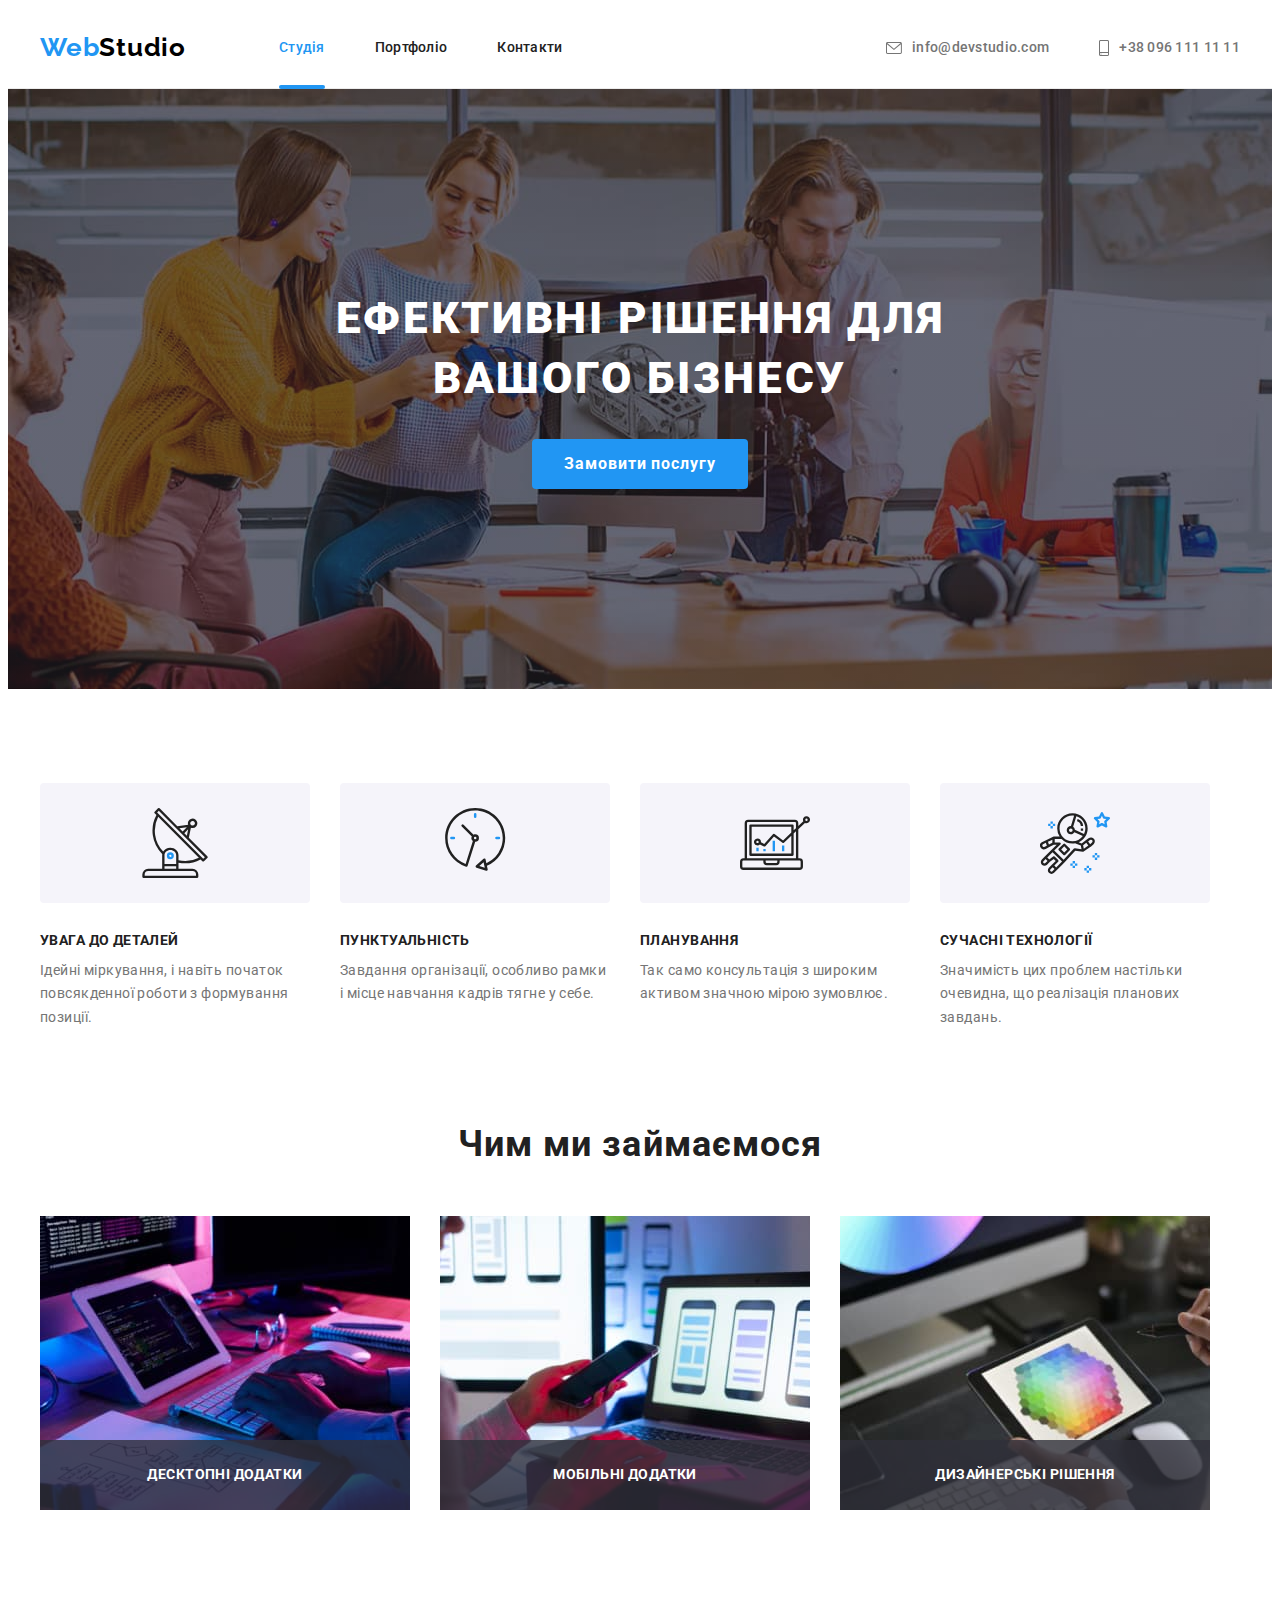
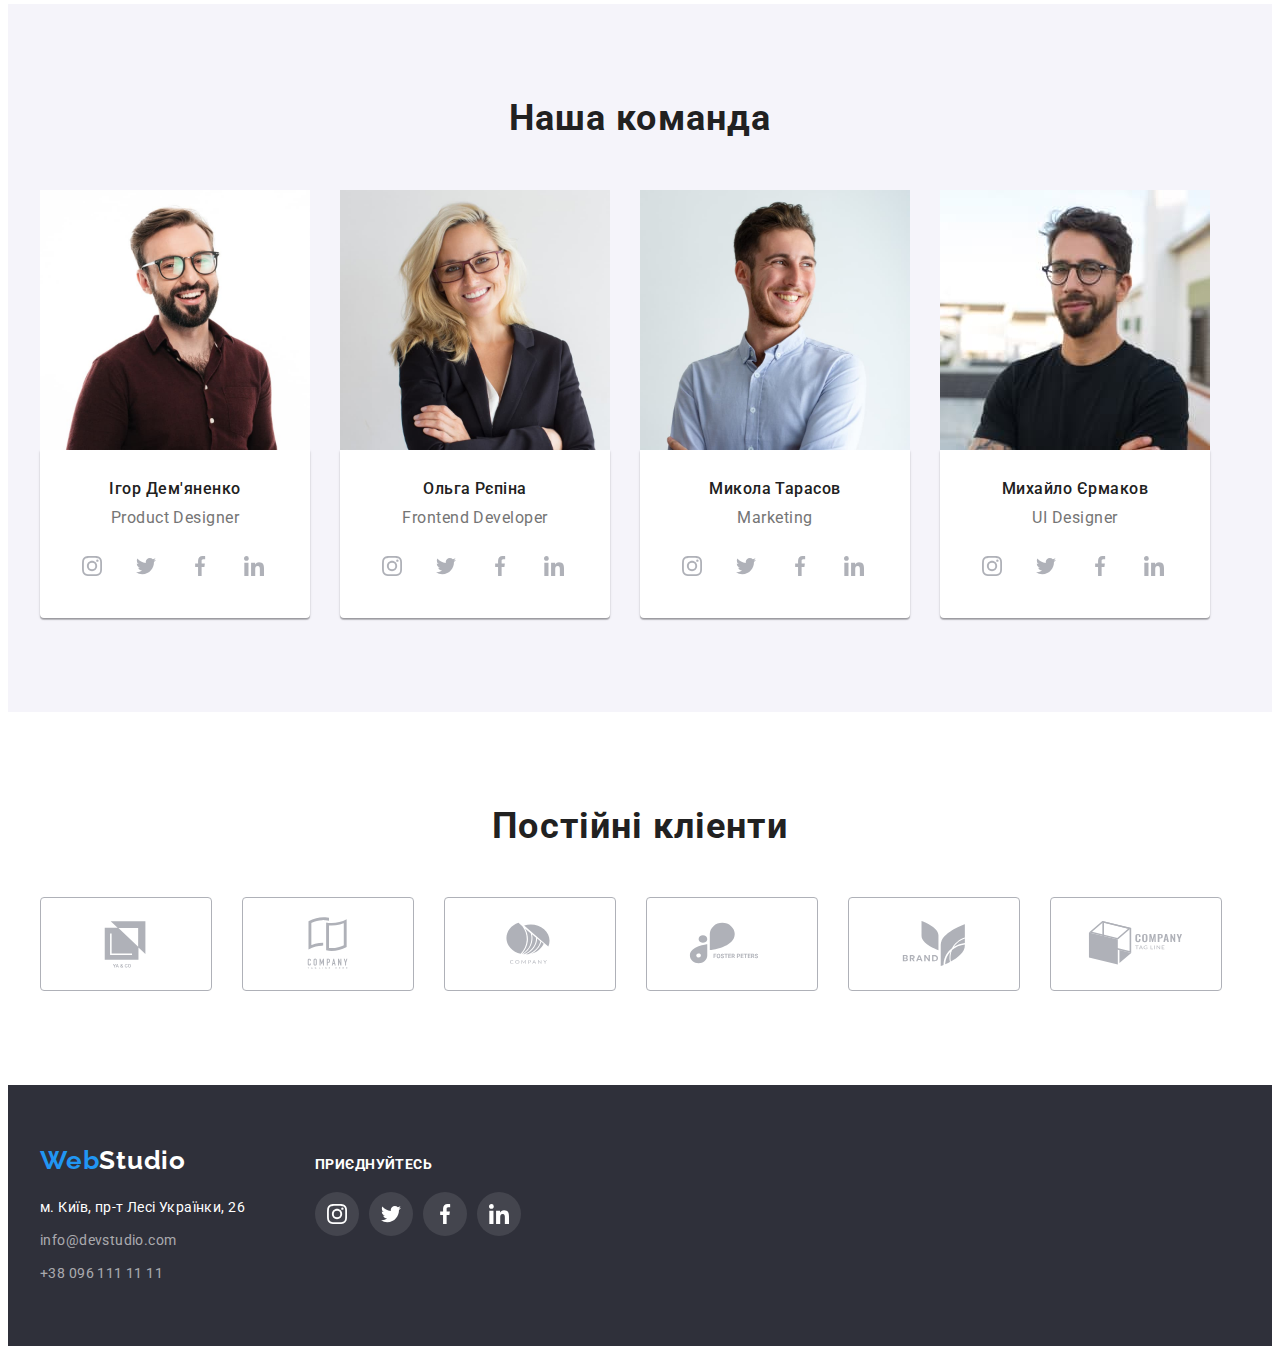
<file: index.html>
<!DOCTYPE html>
<html lang="uk">
<head>
    <meta charset="UTF-8">
    <meta http-equiv="X-UA-Compatible" content="IE=edge">
    <meta name="viewport" content="width=device-width, initial-scale=1.0">
    <title>WebStudio</title>
    <link rel="preconnect" href="https://fonts.googleapis.com">
    <link rel="preconnect" href="https://fonts.gstatic.com" crossorigin>
    <link href="https://fonts.googleapis.com/css2?family=Raleway:wght@700&family=Roboto:wght@400;500;700;900&display=swap"
        rel="stylesheet">
    <link rel="stylesheet" href="https://cdnjs.cloudflare.com/ajax/libs/modern-normalize/1.1.0/modern-normalize.min.css"
        integrity="sha512-wpPYUAdjBVSE4KJnH1VR1HeZfpl1ub8YT/NKx4PuQ5NmX2tKuGu6U/JRp5y+Y8XG2tV+wKQpNHVUX03MfMFn9Q=="
        crossorigin="anonymous" referrerpolicy="no-referrer" />
    <link rel="stylesheet" href="./css/styles.css">
</head>
<body>
    <header class="underline">
        <!-- Navigation_bar -->
        <div class="nav-container">
            <nav class="nav-list">
                <a class="link logo" href="/">Web<span class="second-logo">Studio</span></a>
                <ul class="list">
                    <li class="list-item"><a class="link nav-link current" href="./index.html">Студія</a></li>
                    <li class="list-item"><a class="link nav-link" href="./portfolio.html">Портфоліо</a></li>
                    <li class="list-item"><a class="link nav-link" href="/">Контакти</a></li>
                </ul>
            </nav>
            <ul class="list contacts-container">
                <li class="list-item contacts-item">
                    <a class="link contacts-nav" href="mailto:info@devstudio.com">
                        <svg class="envelope-icon" width="16" height="12">
                            <use href="./images/icons.svg#envelope"></use>
                        </svg>
                        info@devstudio.com</a>
                </li>
                <li class="list-item">
                    <a class="link contacts-nav" href="tel:+380961111111">
                        <svg class="smartphone-icon" width="10" height="16">
                            <use href="./images/icons.svg#smartphone"></use>
                        </svg>
                        +38 096 111 11 11</a>
                </li>
            </ul>
        </div>
    </header>
    <main>
        <!-- Face -->
        <section class="face">
            <div class="face-container">
                <h1 class="face-header">Ефективні рішення для вашого бізнесу</h1>
                <button data-modal-open class="order-button" type="button">Замовити послугу</button>
            </div>
        </section>
        <!-- Features -->
        <section class="features section">
            <div class="features-container">
                <h2 class="visually-hidden">Наші переваги</h2>
                <ul class="list features-list">
                    <li class="feature">
                        <div class="icon-contain">
                            <svg class="icon" width="70" height="70">
                                <use href="./images/icons.svg#antenna"></use>
                            </svg>
                        </div>
                        <h3 class="feature-title">УВАГА ДО ДЕТАЛЕЙ</h3>
                        <p class="feature-descr">Ідейні міркування, і навіть початок повсякденної роботи з формування позиції.</p>
                    </li>
                    <li class="feature">
                        <div class="icon-contain">
                            <svg class="icon" width="70" height="70">
                                <use href="./images/icons.svg#clock"></use>
                            </svg>
                        </div>
                        <h3 class="feature-title">ПУНКТУАЛЬНІСТЬ</h3>
                        <p class="feature-descr">Завдання організації, особливо рамки і місце навчання кадрів тягне у себе.</p>
                    </li>
                    <li class="feature">
                        <div class="icon-contain">
                            <svg class="icon" width="70" height="70">
                                <use href="./images/icons.svg#diagram"></use>
                            </svg>
                        </div>
                        <h3 class="feature-title">ПЛАНУВАННЯ</h3>
                        <p class="feature-descr">Так само консультація з широким активом значною мірою зумовлює.</p>
                    </li>
                    <li class="feature">
                        <div class="icon-contain">
                            <svg class="icon" width="70" height="70">
                                <use href="./images/icons.svg#astronaut"></use>
                            </svg>
                        </div>
                        <h3 class="feature-title">СУЧАСНІ ТЕХНОЛОГІЇ</h3>
                        <p class="feature-descr">Значимість цих проблем настільки очевидна, що реалізація планових завдань.</p>
                    </li>
                </ul>
            </div>
        </section>
        <!-- Activities gallery -->
        <section class="activities">
            <div class="activities-container">
                <h2 class="activities-title">Чим ми займаємося</h2>
                <ul class="list activities-list">
                    <li class="activity">
                        <img src="./images/box1.jpg" alt="development" width="370" height="294">
                        <p class="activity-descr">Десктопні додатки</p>
                    </li>
                    <li class="activity">
                        <img src="./images/box2.jpg" alt="optimization" width="370" height="294">
                        <p class="activity-descr">Мобільні додатки</p>
                    </li>
                    <li class="activity">
                        <img src="./images/box3.jpg" alt="design" width="370" height="294">
                        <p class="activity-descr">Дизайнерські рішення</p>
                    </li>
                </ul>
            </div>
        </section>
        <!-- Team_section -->
        <section class="team section">
            <div class="team-container">
                <h2 class="team-title">Наша команда</h2>
                <ul class="list workers-list">
                    <!-- Employee #1 -->
                    <li class="employee">
                        <img src="./images/team_card1.jpg" alt="Ihor Demyanenko" width="270" height="260">
                        <div class="description">
                            <h3 class="employee-title">Ігор Дем'яненко</h3>
                            <p class="employee-position">Product Designer</p>
                            <ul class="list socials-list">
                                <li>
                                    <a class="social-link" href="/">
                                        <svg class="social-icon" width="20px" height="20px">
                                            <use href="./images/icons.svg#instagram"></use>
                                        </svg>
                                    </a>
                                </li>
                                <li>
                                    <a class="social-link" href="/">
                                        <svg class="social-icon" width="20px" height="20px">
                                            <use href="./images/icons.svg#twitter"></use>
                                        </svg>
                                    </a>
                                </li>
                                <li>
                                    <a class="social-link" href="/">
                                        <svg class="social-icon" width="20px" height="20px">
                                            <use href="./images/icons.svg#facebook"></use>
                                        </svg>
                                    </a>
                                </li>
                                <li>
                                    <a class="social-link" href="/">
                                        <svg class="social-icon" width="20px" height="20px">
                                            <use href="./images/icons.svg#linkedin"></use>
                                        </svg>
                                    </a>
                                </li>
                            </ul>
                        </div>
                    </li>
                    <!-- Employee_#2 -->
                    <li class="employee">
                        <img src="./images/team_card2.jpg" alt="Ольга Рєпіна" width="270" height="260">
                        <div class="description">
                            <h3 class="employee-title">Ольга Рєпіна</h3>
                            <p class="employee-position">Frontend Developer</p>
                            <ul class="list socials-list">
                                <li>
                                    <a class="social-link" href="/">
                                        <svg class="social-icon" width="20px" height="20px">
                                            <use href="./images/icons.svg#instagram"></use>
                                        </svg>
                                    </a>
                                </li>
                                <li>
                                    <a class="social-link" href="/">
                                        <svg class="social-icon" width="20px" height="20px">
                                            <use href="./images/icons.svg#twitter"></use>
                                        </svg>
                                    </a>
                                </li>
                                <li>
                                    <a class="social-link" href="/">
                                        <svg class="social-icon" width="20px" height="20px">
                                            <use href="./images/icons.svg#facebook"></use>
                                        </svg>
                                    </a>
                                </li>
                                <li>
                                    <a class="social-link" href="/">
                                        <svg class="social-icon" width="20px" height="20px">
                                            <use href="./images/icons.svg#linkedin"></use>
                                        </svg>
                                    </a>
                                </li>
                            </ul>
                        </div>
                    </li>
                    <!-- Employee_#3 -->
                    <li class="employee">
                        <img src="./images/team_card3.jpg" alt="Микола Тарасов" width="270" height="260">
                        <div class="description">
                            <h3 class="employee-title">Микола Тарасов</h3>
                            <p class="employee-position">Marketing</p>
                            <ul class="list socials-list">
                                <li>
                                    <a class="social-link" href="/">
                                        <svg class="social-icon" width="20px" height="20px">
                                            <use href="./images/icons.svg#instagram"></use>
                                        </svg>
                                    </a>
                                </li>
                                <li>
                                    <a class="social-link" href="/">
                                        <svg class="social-icon" width="20px" height="20px">
                                            <use href="./images/icons.svg#twitter"></use>
                                        </svg>
                                    </a>
                                </li>
                                <li>
                                    <a class="social-link" href="/">
                                        <svg class="social-icon" width="20px" height="20px">
                                            <use href="./images/icons.svg#facebook"></use>
                                        </svg>
                                    </a>
                                </li>
                                <li>
                                    <a class="social-link" href="/">
                                        <svg class="social-icon" width="20px" height="20px">
                                            <use href="./images/icons.svg#linkedin"></use>
                                        </svg>
                                    </a>
                                </li>
                            </ul>
                        </div>                       
                    </li>
                    <!-- Employee_#4 -->
                    <li class="employee">
                        <img src="./images/team_card4.jpg" alt="Mykhailo Yermakov" width="270" height="260">
                        <div class="description">
                            <h3 class="employee-title">Михайло Єрмаков</h3>
                            <p class="employee-position">UI Designer</p>
                            <ul class="list socials-list">
                                <li>
                                    <a class="social-link" href="/">
                                        <svg class="social-icon" width="20px" height="20px">
                                            <use href="./images/icons.svg#instagram"></use>
                                        </svg>
                                    </a>
                                </li>
                                <li>
                                    <a class="social-link" href="/">
                                        <svg class="social-icon" width="20px" height="20px">
                                            <use href="./images/icons.svg#twitter"></use>
                                        </svg>
                                    </a>
                                </li>
                                <li>
                                    <a class="social-link" href="/">
                                        <svg class="social-icon" width="20px" height="20px">
                                            <use href="./images/icons.svg#facebook"></use>
                                        </svg>
                                    </a>
                                </li>
                                <li>
                                    <a class="social-link" href="/">
                                        <svg class="social-icon" width="20px" height="20px">
                                            <use href="./images/icons.svg#linkedin"></use>
                                        </svg>
                                    </a>
                                </li>
                            </ul>
                        </div>
                    </li>
                </ul>
            </div>
        </section>
        <!-- Clients_section -->
        <section class="section">
            <div class="clients-container">
                <h2 class="clients-title">Постійні кліенти</h2>
                <ul class="list clients-list">
                    <li>
                        <a class="link link-client" href="/">
                            <svg class="client-logo" width="106px" height="60px">
                                <use href="./images/icons.svg#logo-one"></use>
                            </svg>
                        </a>
                    </li>
                    <li>
                        <a class="link link-client" href="/">
                            <svg class="client-logo" width="106px" height="60px">
                                <use href="./images/icons.svg#logo-two"></use>
                            </svg>
                        </a>
                    </li>
                    <li>
                        <a class="link link-client" href="/">
                            <svg class="client-logo" width="106px" height="60px">
                                <use href="./images/icons.svg#logo-three"></use>
                            </svg>
                        </a>
                    </li>
                    <li>
                        <a class="link link-client" href="/">
                            <svg class="client-logo" width="106px" height="60px">
                                <use href="./images/icons.svg#logo-four"></use>
                            </svg>
                        </a>
                    </li>
                    <li>
                        <a class="link link-client" href="/">
                            <svg class="client-logo" width="106px" height="60px">
                                <use href="./images/icons.svg#logo-five"></use>
                            </svg>
                        </a>
                    </li>
                    <li>
                        <a class="link link-client" href="/">
                            <svg class="client-logo" width="106px" height="60px">
                                <use href="./images/icons.svg#logo-six"></use>
                            </svg>
                        </a>
                    </li>
                </ul>
            </div>
        </section>
    </main>
    <!-- Basement -->
    <footer class="basement">
        <div class="footer-container">
            <div class="address-container">
                <a class="link basement-logo" href="./index.html">Web<span class="basement-logo-second">Studio</span></a>
                <address class="basement-contacts">
                    <ul class="list">
                        <li class="contact-item"><a class="link contact-first-color" href="https://goo.gl/maps/C3TWV4PwisccWHNz8" target="_blank" rel="noopener norefererr nofollow">м. Київ, пр-т Лесі Українки, 26</a></li>
                        <li class="contact-item"><a class="link contact-second-color" href="mailto:info@devstudio.com">info@devstudio.com</a></li>
                        <li class="contact-item"><a class="link contact-second-color" href="tel:+380961111111">+38 096 111 11 11</a></li>
                    </ul>
                </address>
            </div>
            <div>
                <!-- Invite_block     -->
                <h3 class="invite-title">приєднуйтесь</h3>
                <ul class="list invite-list">
                    <li>
                        <a class="basement-social-link" href="/">
                            <svg class="basement-social-icon" width="20px" height="20px">
                                <use href="./images/icons.svg#instagram"></use>
                            </svg>
                         </a>
                    </li>
                    <li>
                        <a class="basement-social-link" href="/">
                            <svg class="basement-social-icon" width="20px" height="20px">
                                <use href="./images/icons.svg#twitter"></use>
                            </svg>
                        </a>
                    </li>
                    <li>
                        <a class="basement-social-link" href="/">
                            <svg class="basement-social-icon" width="20px" height="20px">
                                <use href="./images/icons.svg#facebook"></use>
                            </svg>
                        </a>
                    </li>
                    <li>
                        <a class="basement-social-link" href="/">
                            <svg class="basement-social-icon" width="20px" height="20px">
                                <use href="./images/icons.svg#linkedin"></use>
                            </svg>
                        </a>
                    </li>
                </ul>
            </div>
        </div>
    </footer>
    <!-- Modal_window -->
    <div data-modal class="backdrop is-hidden">
        <div class="modal">
            <button data-modal-close class="close-btn" type="button">
                <svg class="close-btn-icon" width="11" height="11">
                    <use href="./images/icons.svg#close-btn"></use>
                </svg>
            </button>
        </div>
    </div>
    <!-- Modal_window_script -->
    <script src="./js/modal.js"></script>
</body>
</html>
</file>
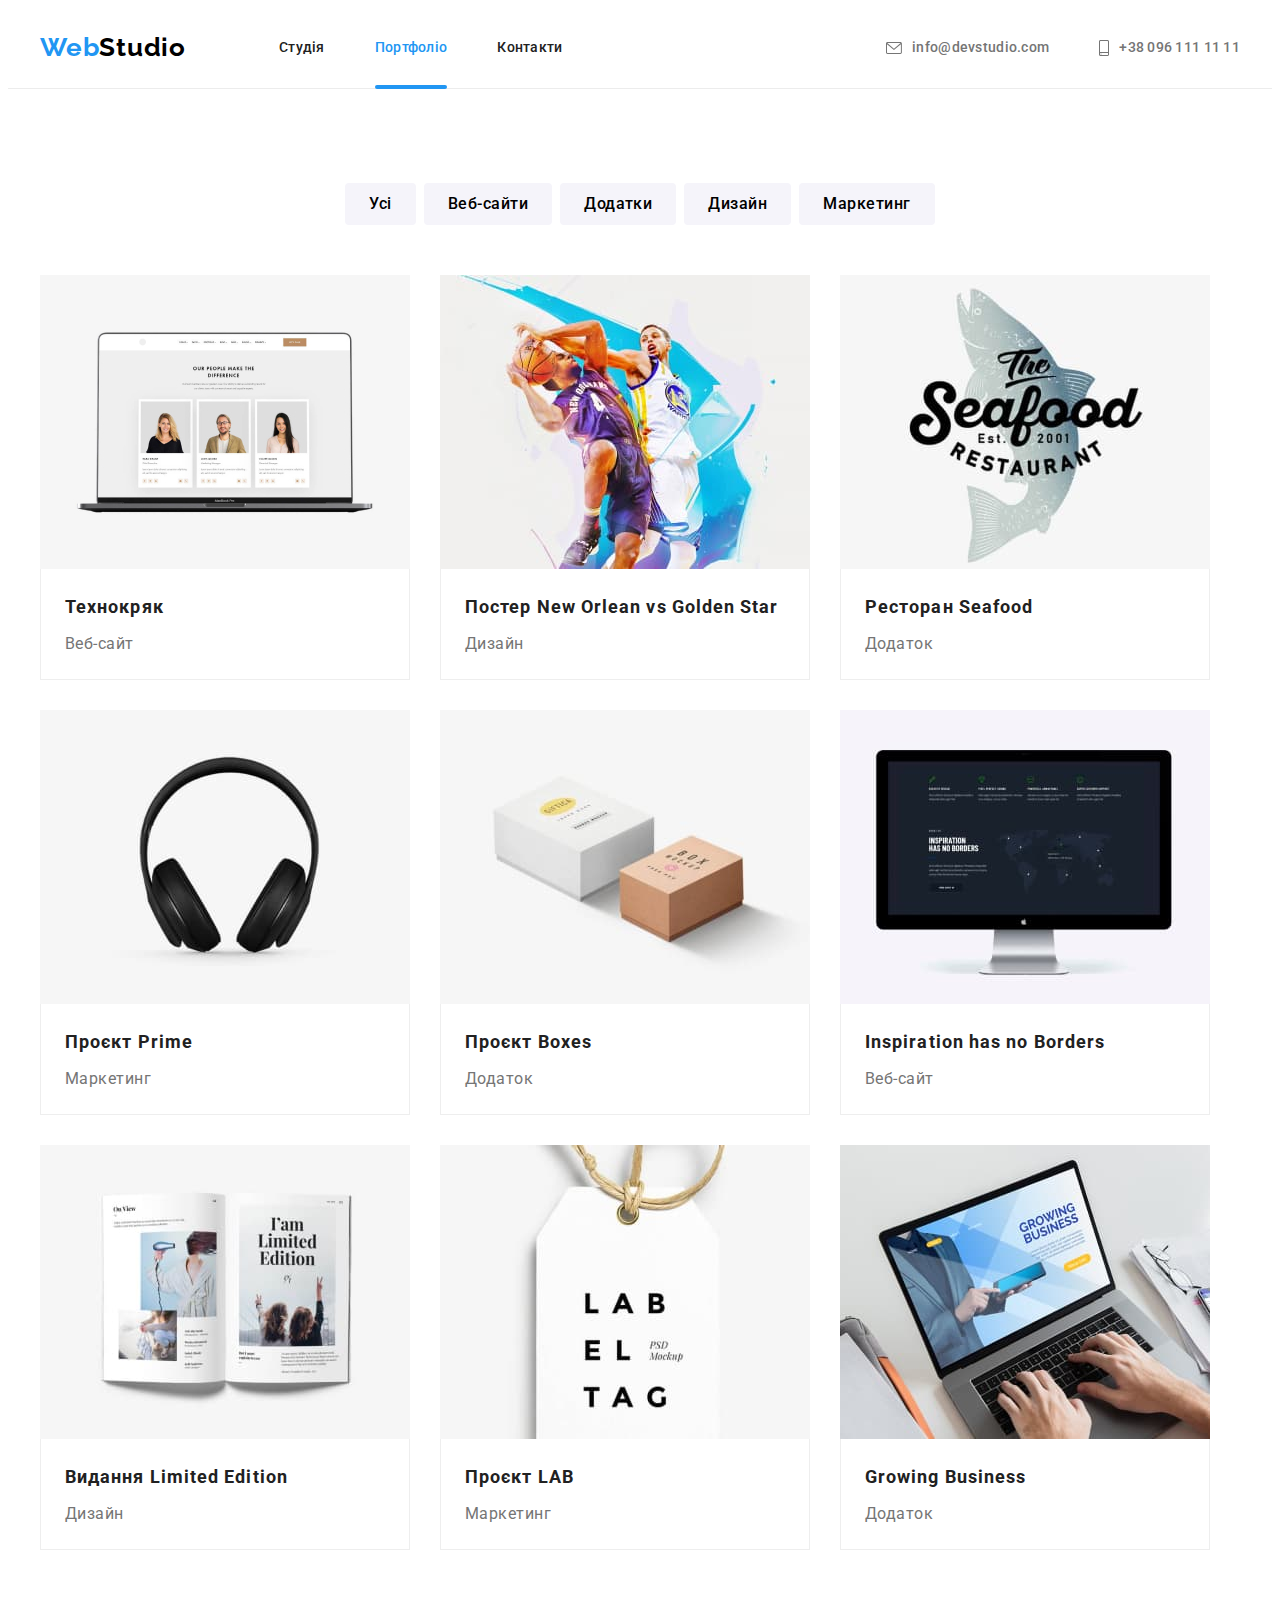
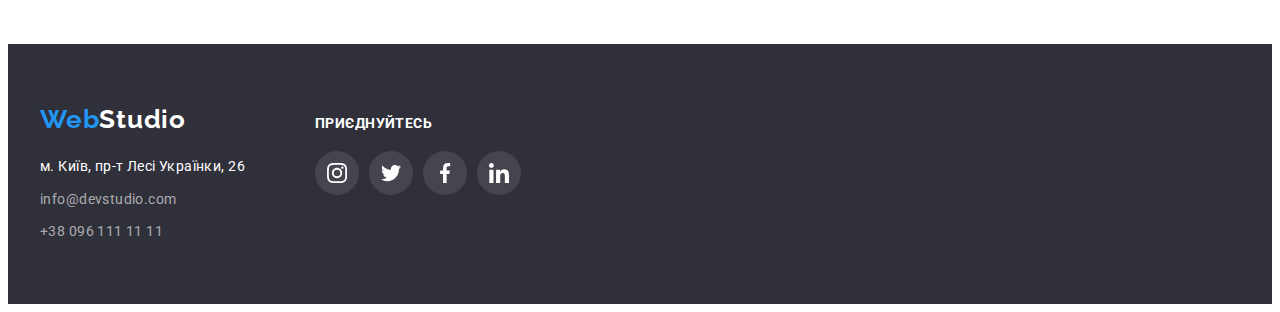
<file: portfolio.html>
<!DOCTYPE html>
<html lang="uk">

<head>
    <meta charset="UTF-8">
    <meta http-equiv="X-UA-Compatible" content="IE=edge">
    <meta name="viewport" content="width=device-width, initial-scale=1.0">
    <title>WebStudio</title>
    <link rel="preconnect" href="https://fonts.googleapis.com">
    <link rel="preconnect" href="https://fonts.gstatic.com" crossorigin>
    <link
        href="https://fonts.googleapis.com/css2?family=Raleway:wght@700&family=Roboto:wght@400;500;700;900&display=swap"
        rel="stylesheet">
    <link rel="stylesheet" href="https://cdnjs.cloudflare.com/ajax/libs/modern-normalize/1.1.0/modern-normalize.min.css"
        integrity="sha512-wpPYUAdjBVSE4KJnH1VR1HeZfpl1ub8YT/NKx4PuQ5NmX2tKuGu6U/JRp5y+Y8XG2tV+wKQpNHVUX03MfMFn9Q=="
        crossorigin="anonymous" referrerpolicy="no-referrer" />
    <link rel="stylesheet" href="./css/styles.css">
</head>

<body>
    <!--Navigation_bar-->
    <header class="underline">
        <div class="nav-container">
            <nav class="nav-list">
                <a class="link logo" href="/">Web<span class="second-logo">Studio</span></a>
                <ul class="list">
                    <li class="list-item"><a class="link nav-link " href="./index.html">Студія</a></li>
                    <li class="list-item"><a class="link nav-link current" href="./portfolio.html">Портфоліо</a></li>
                    <li class="list-item"><a class="link nav-link" href="/">Контакти</a></li>
                </ul>
            </nav>
            <ul class="list contacts-container">
                <li class="list-item contacts-item">
                    <a class="link contacts-nav" href="mailto:info@devstudio.com">
                        <svg class="envelope-icon" width="16" height="12">
                            <use href="./images/icons.svg#envelope"></use>
                        </svg>
                        info@devstudio.com</a>
                </li>
                <li class="list-item">
                    <a class="link contacts-nav" href="tel:+380961111111">
                        <svg class="smartphone-icon" width="10" height="16">
                            <use href="./images/icons.svg#smartphone"></use>
                        </svg>
                        +38 096 111 11 11</a>
                </li>
            </ul>
        </div>
    </header>
    <main>
        <section class="portfolio section">
            <div class="projects-container">
                <h1 class="visually-hidden">Портфоліо</h1>
                <!-- Portfolio_filters -->
                <ul class="list filters-list">
                    <li class="button"><button class="filt-but" type="button">Усі</button></li>
                    <li class="button"><button class="filt-but" type="button">Веб-сайти</button></li>
                    <li class="button"><button class="filt-but" type="button">Додатки</button></li>
                    <li class="button"><button class="filt-but" type="button">Дизайн</button></li>
                    <li class="button"><button class="filt-but" type="button">Маркетинг</button></li>
                </ul>
                <!-- Portfolio_items -->
                <ul class="list projects-list">
                    <li>
                        <a class="link project-item" href="/">
                            <div class="item-wrapper">
                                <img src="./images/project1.jpg" alt="Технокряк" width="370" height="294">
                                <p class="item-overlay">
                                    Ресурс пропонує комплексні пропозиції з різним рівнем функціоналу та сервісів. Все це дозволить відвідувачу отримати
                                    вичерпні відомості про компанію чи приватну особу.
                                </p>
                            </div>
                            <div class="description-box">
                                <h2 class="project-title">Технокряк</h2>
                                <p class="project-descr">Веб-сайт</p>
                            </div>
                        </a>
                    </li>
                    <li>
                        <a class="link project-item" href="/">
                            <div class="item-wrapper">
                                <img src="./images/project2.jpg" alt="Постер New Orlean vs Golden Star" width="370" height="294">
                                <p class="item-overlay">
                                    Lorem ipsum dolor sit amet consectetur adipisicing elit. Deleniti rerum pariatur repellendus alias dolore consectetur!
                                </p>
                            </div>
                            <div class="description-box">
                                <h2 class="project-title">Постер New Orlean vs Golden Star</h2>
                                <p class="project-descr">Дизайн</p>
                            </div>
                        </a>
                    </li>
                    <li>
                        <a class="link project-item" href="/">
                            <div class="item-wrapper">
                                <img src="./images/project3.jpg" alt="Ресторан Seafood" width="370" height="294">
                                <p class="item-overlay">
                                    Lorem ipsum dolor, sit amet consectetur adipisicing elit. Fugit dolorem vitae sunt minus, modi asperiores!
                                </p>
                            </div>
                            <div class="description-box">
                                <h2 class="project-title">Ресторан Seafood</h2>
                                <p class="project-descr">Додаток</p>
                            </div>
                        </a>
    
                    </li>
                    <li>
                        <a class="link project-item" href="/">
                            <div class="item-wrapper">
                                <img src="./images/project4.jpg" alt="Проєкт Prime" width="370" height="294">
                                <p class="item-overlay">
                                    Lorem ipsum dolor sit amet consectetur, adipisicing elit. Et nostrum atque maxime natus quibusdam ab!
                                </p>
                            </div>
                            <div class="description-box">
                                <h2 class="project-title">Проєкт Prime</h2>
                                <p class="project-descr">Маркетинг</p>
                            </div>
                        </a>
                    </li>
                    <li>
                        <a class="link project-item" href="/">
                            <div class="item-wrapper">
                                <img src="./images/project5.jpg" alt="Проєкт Boxes" width="370" height="294">
                                <p class="item-overlay">
                                    Lorem ipsum dolor sit amet consectetur, adipisicing elit. Perspiciatis soluta velit accusantium laborum nostrum natus!
                                </p>
                            </div>
                            <div class="description-box">
                                <h2 class="project-title">Проєкт Boxes</h2>
                                <p class="project-descr">Додаток</p>
                            </div>
                        </a>
                    </li>
                    <li>
                        <a class="link project-item" href="">
                            <div class="item-wrapper">
                                <img src="./images/project6.jpg" alt="Inspiration has no Borders" width="370" height="294">
                                <p class="item-overlay">
                                    Lorem, ipsum dolor sit amet consectetur adipisicing elit. Sit inventore dignissimos qui, voluptatem cum iste.
                                </p>
                            </div>
                            <div class="description-box">
                                <h2 class="project-title">Inspiration has no Borders</h2>
                                <p class="project-descr">Веб-сайт</p>
                            </div>
                        </a>
                    </li>
                    <li>
                        <a class="link project-item" href="/">
                            <div class="item-wrapper">
                                <img src="./images/project7.jpg" alt="Видання Limited Edition" width="370" height="294">
                                <p class="item-overlay">
                                    Lorem ipsum dolor sit amet consectetur adipisicing elit. At rerum eos corporis nihil commodi natus.
                                </p>
                            </div>
                            <div class="description-box">
                                <h2 class="project-title">Видання Limited Edition</h2>
                                <p class="project-descr">Дизайн</p>
                            </div>
                        </a>
                    </li>
                    <li>
                        <a class="link project-item" href="/">
                            <div class="item-wrapper">
                                <img src="./images/project8.jpg" alt="Проєкт LAB" width="370" height="294">
                                <p class="item-overlay">
                                    Lorem ipsum dolor sit, amet consectetur adipisicing elit. Nihil aliquam voluptate autem minima minus cupiditate?
                                </p>
                            </div>
                            <div class="description-box">
                                <h2 class="project-title">Проєкт LAB</h2>
                                <p class="project-descr">Маркетинг</p>
                            </div>
                        </a>
                    </li>
                    <li>
                        <a class="link project-item" href="/">
                            <div class="item-wrapper">
                                <img src="./images/project9.jpg" alt="Growing Business" width="370" height="294">
                                <p class="item-overlay">
                                    Lorem ipsum dolor sit, amet consectetur adipisicing elit. Recusandae nihil ullam perspiciatis, illum iste minus.
                                </p>
                            </div>
                            <div class="description-box">
                                <h2 class="project-title">Growing Business</h2>
                                <p class="project-descr">Додаток</p>
                            </div>
                        </a>
                    </li>
                </ul>
            </div>
        </section>
    </main>
    <!--Basement-->
    <footer class="basement">
        <div class="footer-container">
            <div class="address-container">
                <a class="link basement-logo" href="./index.html">Web<span class="basement-logo-second">Studio</span></a>
                <address class="basement-contacts">
                    <ul class="list">
                        <li class="contact-item"><a class="link contact-first-color"
                                href="https://goo.gl/maps/C3TWV4PwisccWHNz8" target="_blank"
                                rel="noopener norefererr nofollow">м. Київ, пр-т Лесі Українки, 26</a></li>
                        <li class="contact-item"><a class="link contact-second-color"
                                href="mailto:info@devstudio.com">info@devstudio.com</a></li>
                        <li class="contact-item"><a class="link contact-second-color" href="tel:+380961111111">+38 096 111
                                11 11</a></li>
                    </ul>
                </address>
            </div>
            <div>
                <h3 class="invite-title">приєднуйтесь</h3>
                <ul class="list invite-list">
                    <li>
                        <a class="basement-social-link" href="/">
                            <svg class="basement-social-icon" width="20px" height="20px">
                                <use href="./images/icons.svg#instagram"></use>
                            </svg>
                        </a>
                    </li>
                    <li>
                        <a class="basement-social-link" href="/">
                            <svg class="basement-social-icon" width="20px" height="20px">
                                <use href="./images/icons.svg#twitter"></use>
                            </svg>
                        </a>
                    </li>
                    <li>
                        <a class="basement-social-link" href="/">
                            <svg class="basement-social-icon" width="20px" height="20px">
                                <use href="./images/icons.svg#facebook"></use>
                            </svg>
                        </a>
                    </li>
                    <li>
                        <a class="basement-social-link" href="/">
                            <svg class="basement-social-icon" width="20px" height="20px">
                                <use href="./images/icons.svg#linkedin"></use>
                            </svg>
                        </a>
                    </li>
                </ul>
            </div>
        </div>
    </footer>
</body>

</html>
</file>
<file: css/styles.css>
:root {
    --main-color: #FFFFFF;
    --second-color: #2F303A;
    --team-section-color: #F5F4FA;
    --first-logo-color: #2196F3;
    --second-logo-color: #000000;
    --main-text-color: #212121;
    --descriprion-color: #757575;
    --basement-contakts-color: #FFFFFF99;
    --button-active-color: #188CE8;
    --underline-color: #ECECEC;
    --border-color: #EEEEEE;
    --overlay-color: rgba(47, 48, 58, 0.4);
    --social-link-color: #AFB1B8;
    --basement-social-link-color: rgba(255, 255, 255, 0.1);
    --face-background: #C4C4C4;
    --activity-descr-color: rgba(47, 48, 58, 0.8);
    --modal-background: rgba(0, 0, 0, 0.2);
    --modal-close-btn: rgba(0, 0, 0, 0.1);
    --portfolio-overlay-color: rgba(33, 150, 243, 0.9);
    --transition-function: cubic-bezier(0.4, 0, 0.2, 1);
}

/*Global_styles*/

body {
    background: var(--main-color);
    font-family: 'Roboto', sans-serif;
    color: var(--main-text-color);
}

h1,
h2,
h3,
h4,
h5,
h6,
p {
    margin: 0px;
    padding: 0px;
}

img {
    display: block;
}

.link {
    text-decoration: none;
    display: inline-block;
}

.list {
    list-style: none;
    padding: 0px;
    margin: 0px;
}

.section {
    padding: 94px 0px;
}

/*Navigation-bar*/

.underline {
    border-bottom: solid 1px var(--underline-color);
}

.nav-link,
.contacts-nav {
    font-weight: 500;
    font-size: 14px;
    line-height: 1.14;
    letter-spacing: 0.02em;
}

.nav-container {
    margin: 0px auto;
    width: 1200px;
    padding: 0px 15px;
    display: flex;
    /* outline: red solid 1px; */

}

.nav-list {
    display: flex;
    margin-right: auto;
    align-items: center;
}

.nav-list .list {
    display: flex   ;
}

.nav-container .list{
    display: flex;
}

/*Logo*/

.logo {
    color: var(--first-logo-color);
    font-family: 'Raleway', sans-serif;
    font-weight: 700;
    font-size: 26px;
    line-height: 1.19;
    letter-spacing: 0.03em;
    margin-right: 93px;
    padding: 24px 0px 25px 0px;
}

.second-logo {
    color: var(--second-logo-color);
}

/*Navigation_links*/

.nav-link .current {
    color: var(--first-logo-color);
}

.nav-link {
    color: inherit;
    padding: 32px 0px;
    position: relative;
    transition: color 250ms var(--transition-function);
}

.nav-link:hover,
.nav-link:focus,
.current {
    color: var(--first-logo-color);
}

.current::after {
    content: '';
    position: relative;
    display: block;
    width: 100%;
    height: 4px;
    background-color: var(--first-logo-color);
    border-radius: 2px;
    position: absolute;
    bottom: -1px;
}

/*Contacts*/

.contacts-container {
    align-items: center;
}

.contacts-nav {
    color: var(--descriprion-color);
    padding: 32px 0px;
    display: flex;
    align-items: center;
    transition: color 250ms var(--transition-function);
}

.contacts-nav:hover,
.contacts-nav:focus {
    color: var(--first-logo-color);
} 


.contacts-icon {
    width: 12px;
    height: 16px;
    fill: var(--descriprion-color);
}

.list-item:not(:last-child) {
    margin-right: 50px;
}

.envelope-icon {
    fill: currentColor;
    margin-right: 10px;
}

.smartphone-icon {
    fill: currentColor;
    margin-right: 10px;
}

/*Face*/

.face-container {
    margin: 0px auto;
    width: 1200px;
    padding: 200px 15px;
}

.face {
    background-color: var(--face-background);
    color: var(--main-color);
    text-align: center;
    background-image: linear-gradient(var(--overlay-color), var(--overlay-color)), 
    url(../images/header-img.jpg);
    background-repeat: no-repeat;
    background-position: center;
    background-size: cover;
    max-width: 1600px;
    margin-left: auto;
    margin-right: auto;
}

.face-header {
    font-weight: 900;
    font-size: 44px;
    line-height: 1.36;
    text-align: center;
    letter-spacing: 0.06em;
    text-transform: uppercase;
    width: 700px;
    margin: 0px auto 30px;
}

.order-button {
    cursor: pointer;
    background: var(--first-logo-color);
    border-color: transparent;
    border-radius: 4px;
    color: inherit;
    font-family: inherit;
    font-weight: 700;
    font-size: 16px;
    line-height: 1.87;
    letter-spacing: 0.06em;
    padding: 8px 30px;
    transition: background 250ms var(--transition-function),
                box-shadow 250ms var(--transition-function);
}

.order-button:hover,
.order-button:focus {
    background: var(--button-active-color);
    box-shadow: 0px 4px 4px rgba(0, 0, 0, 0.15);
}

/*Features*/

.features-container {
    margin: 0px auto;
    width: 1200px;

}

.feature {
    width: 270px;
}



.visually-hidden {
    position: absolute;
    width: 1px;
    height: 1px;
    margin: -1px;
    border: 0;
    padding: 0;

    white-space: nowrap;
    clip-path: inset(50%);
    clip: rect( 0 0 0 0);
    overflow: hidden   ;
}

.icon {
    width: 70px;
    height: 70px;
    background-color: var(--team-section-color);
}

.icon-contain {
    width: 270px;
    height: 120px;
    background-color: var(--team-section-color);
    display: flex;
    align-items: center;
    justify-content: center;
    margin-bottom: 30px;
    border-radius: 4px;
}





.feature-title {
    font-weight: 700;
    font-size: 14px;
    line-height: 1.14;
    letter-spacing: 0.03em;
    text-transform: uppercase;
    margin-bottom: 10px;
}

.feature-descr {
    color: var(--descriprion-color);
    font-style: normal;
    font-size: 14px;
    line-height: 1.71;
    letter-spacing: 0.03em;
}

.features-list {
    display: flex;
}

.feature:not(:last-child) {
    margin-right: 30px;
}

/*Activities gallery*/

.activities {
    padding-bottom: 94px;
}

.activities-container {
    margin: 0px auto;
    width: 1200px;
    padding: 0px 15px;
    /* outline: red solid 1px; */

}

.activities-title {
    font-weight: 700;
    font-size: 36px;
    line-height: 1.16;
    text-align: center;
    letter-spacing: 0.03em;
    margin-bottom: 50px;
}

.activities-list {
    display: flex;
}

.activity:not(:last-child) {
    margin-right: 30px;
}

.activity {
    position: relative;
}

.activity-descr {
    position: absolute;
    bottom: 0px;
    padding: 27px 0px;
    width: 100%;
    background-color: var(--activity-descr-color);
    color: var(--main-color);
    font-weight: 700;
    font-size: 14px;
    line-height: 1.14;
    text-align: center;
    letter-spacing: 0.03em;
    text-transform: uppercase;
}

/*Team_section*/

.team-container {
    margin: 0px auto;
    width: 1200px;
    padding: 0px 15px;
    /* outline: red solid 1px; */
}

.workers-list {
    display: flex;
}

.team {
    background: var(--team-section-color);
}

.team-title {
    font-weight: 700;
    font-size: 36px;
    line-height: 1.16;
    text-align: center;
    letter-spacing: 0.03em;
    margin-bottom: 50px;
}



.employee:not(:last-child) {
    margin-right: 30px;
}

.description {
    padding: 30px;
    background: var(--main-color);
    border-radius: 0px 0px 4px 4px;
    box-shadow: 0px 1px 3px rgba(0, 0, 0, 0.12), 0px 1px 1px rgba(0, 0, 0, 0.14), 0px 2px 1px rgba(0, 0, 0, 0.2);

}

.employee-title  {
    font-weight: 500;
    font-size: 16px;
    line-height: 1.18;
    text-align: center;
    letter-spacing: 0.03em;
    margin-bottom: 10px;
}

.employee-position {
    color: var(--descriprion-color);
    font-size: 16px;
    line-height: 1.18;
    text-align: center;
    letter-spacing: 0.03em;
    margin-bottom: 16px;
}

.socials-list {
    display: flex;
    gap: 10px;
}

.social-link {
    display: flex;
    width: 44px;
    height: 44px;
    align-items: center;
    border-radius: 50%;
    justify-content: center;
    transition: background-color 250ms var(--transition-function);
}

.social-icon {
    fill: var(--social-link-color);
    transition: fill 250ms var(--transition-function);
}

.social-link:hover,
.social-link:focus {
    background-color: var(--first-logo-color);
}

.social-link:hover .social-icon,
.social-link:focus .social-icon {
    fill: var(--main-color);
}

/*Basement*/

.footer-container {
    margin: 0px auto;
    width: 1200px;
    padding: 0px 15px;
    display: flex;
    align-items: baseline;
    /* outline: red solid 1px; */
}

.basement {
    background: var(--second-color);
    padding: 60px 0px;
}

/* Clients_section*/

.clients-container {
    margin: 0px auto;
    width: 1200px;
    padding: 0px 15px;
}

.clients-title {
    font-weight: 700;
    font-size: 36px;
    line-height: 1.16;
    text-align: center;
    letter-spacing: 0.03em;
    margin-bottom: 50px;
}

.clients-list {
    text-decoration: none;
    display: flex;
    gap: 30px;
}

.link-client {
    width: 170px;
    height: 92px;
    border: solid 1px var(--social-link-color);
    border-radius: 4px;
    align-items: center;
    justify-content: center;
    display: flex;
    transition: border-color 250ms var(--transition-function);
}

.client-logo {
    fill: var(--social-link-color);
    transition: fill 250ms var(--transition-function);
}

.link-client:hover {
    border-color: var(--first-logo-color);
}

.link-client:hover .client-logo {
    fill: var(--first-logo-color);
}

.link-client:focus {
    border-color: var(--first-logo-color);
}

.link-client:focus .client-logo {
    fill: var(--first-logo-color);
}

/*Basement_logo*/

.basement-logo {
    color: var(--first-logo-color);
    font-family: 'Raleway', sans-serif;
    font-weight: 700;
    font-size: 26px;
    line-height: 1.19;
    letter-spacing: 0.03em;
    margin-bottom:  20px;
}

.basement-logo-second {
    color: var(--main-color);
}

/*Basement_contacts*/

.contact-item:not(:last-child) {
    margin-bottom: 9px;
}

.basement-contacts {
    font-style: inherit;
    font-size: 14px;
    line-height: 1.71;
    letter-spacing: 0.03em;
}

.contact-first-color {
    color: var(--main-color);
    transition: color 250ms var(--transition-function);
}

.contact-second-color {
    color: var(--basement-contakts-color);
    transition: color 250ms var(--transition-function);
}

.contact-first-color:hover,
.contact-first-color:focus,
.contact-second-color:hover,
.contact-second-color:focus {
    color:  var(--first-logo-color);
}

.address-container {
    margin-right: 70px;
}

.invite-title {
    font-weight: 700;
    font-size: 14px;
    line-height: 16px;
    letter-spacing: 0.03em;
    text-transform: uppercase;
    color: var(--main-color);
    margin-bottom: 20px;
}

.invite-list {
    display: flex;
    gap: 10px;
}

.basement-social-link {
    display: flex;
    width: 44px;
    height: 44px;
    align-items: center;
    border-radius: 50%;
    justify-content: center;
    background: var(--basement-social-link-color);
}

.basement-social-icon {
    fill: var(--main-color);
}

.basement-social-link:hover,
.basement-social-link:focus {
    background-color: var(--first-logo-color);
    transition: background-color 250ms var(--transition-function);
}

/* Modal window */

.backdrop {
    position: fixed;
    top: 0;
    left: 0;
    width: 100%;
    height: 100%;
    background-color: var(--modal-background);
    filter: blur(0px);
    transition: opacity 250ms var(--transition-function),
                visibility 250ms var(--transition-function);
}

.backdrop.is-hidden {
    opacity: 0;
    visibility: hidden;
    pointer-events: none;
}

.modal {
    position: absolute;
    top: 221px;
    left: 50%;
    transform: translate(-50%, 0);
    background-color: var(--main-color);
    width: 528px;
    height: 581px;
    border-radius: 4px;
    box-shadow: 0px 1px 3px rgba(0, 0, 0, 0.12), 0px 1px 1px rgba(0, 0, 0, 0.14), 0px 2px 1px rgba(0, 0, 0, 0.2);
    scale: 100%;
    transition: transform 250ms var(--transition-function);
}

.backdrop.backdrop.is-hidden .modal {
    transform: translate(-50%, 20%);
    
}

.close-btn {
    display: flex;
    justify-content: center;
    align-items: center;
    position: absolute;
    width: 30px;
    height: 30px;
    cursor: pointer;
    background-color: transparent;
    border: 1px solid var(--modal-close-btn);
    border-radius: 50%;
    padding: 0px;
    top: 8px;
    right: 8px;
}

.close-btn-icon {
    fill: var(--second-logo-color);
}

/*PORTFOLIO_PAGE_STYLES*/

/*Filters*/

.filt-but {
    cursor: pointer;
    background: var(--team-section-color);
    font-family: inherit;
    font-weight: 500;
    font-size: 16px;
    line-height: 1.62;
    text-align: center;
    letter-spacing: 0.03em;
    border-color: transparent;
    border-radius: 4px;
    padding: 6px 22px;
    transition: background 250ms var(--transition-function),
                box-shadow 250ms var(--transition-function),
                color 250ms var(--transition-function);
}

.filt-but:hover,
.filt-but:focus {
    background: var(--first-logo-color);
    color: var(--main-color);
    box-shadow: 0px 3px 1px rgba(0, 0, 0, 0.1), 0px 1px 2px rgba(0, 0, 0, 0.08), 0px 2px 2px rgba(0, 0, 0, 0.12);
}

.filters h2,
.projects h2 {
    color: var(--main-color);
}

/*Projects*/

.projects-container {
    margin: 0px auto;
    width: 1200px;
    padding: 0px 15px;
    /* outline: red solid 1px; */
}

.filters-list {
    display: flex;
    justify-content: center;
    margin-bottom: 50px;

}

.button:not(:last-child) {
    margin-right: 8px;
}

.projects-list {
    display: flex;
    flex-wrap: wrap;
    gap: 30px;
}

.project-item {
    transition: box-shadow 250ms var(--transition-function);
}

.project-item:hover,
.project-item:focus {
    box-shadow: 0px 1px 1px rgba(0, 0, 0, 0.12),
    0px 4px 4px rgba(0, 0, 0, 0.06),
    1px 4px 6px rgba(0, 0, 0, 0.16);
}

.description-box {
    padding: 20px 24px;
    border-right: solid 1px var(--border-color);
    border-bottom: solid 1px var(--border-color);
    border-left: solid 1px var(--border-color);
}

.project-title {
    color: var(--main-text-color);
    font-weight: 700;
    font-size: 18px;
    line-height: 2.0;
    letter-spacing: 0.06em;
    margin-bottom: 4px;
}

.project-descr {
    color: var(--descriprion-color);
    font-size: 16px;
    line-height: 1.87;
    letter-spacing: 0.03em;
}

.item-wrapper {
    position: relative;
    overflow: hidden;
}

.item-overlay {
    position: absolute;
    height: 100%;
    width: 100%;
    background-color: var(--portfolio-overlay-color);
    padding: 63px 24px;
    color: var(--main-color);
    font-weight: 400;
    font-size: 18px;
    line-height: 28px;
    letter-spacing: 0.03em;
    transition: transform 250ms var(--transition-function);
}

.project-item:hover .item-overlay,
.project-item:focus .item-overlay {
    transform: translateY(-100%);
}
</file>
